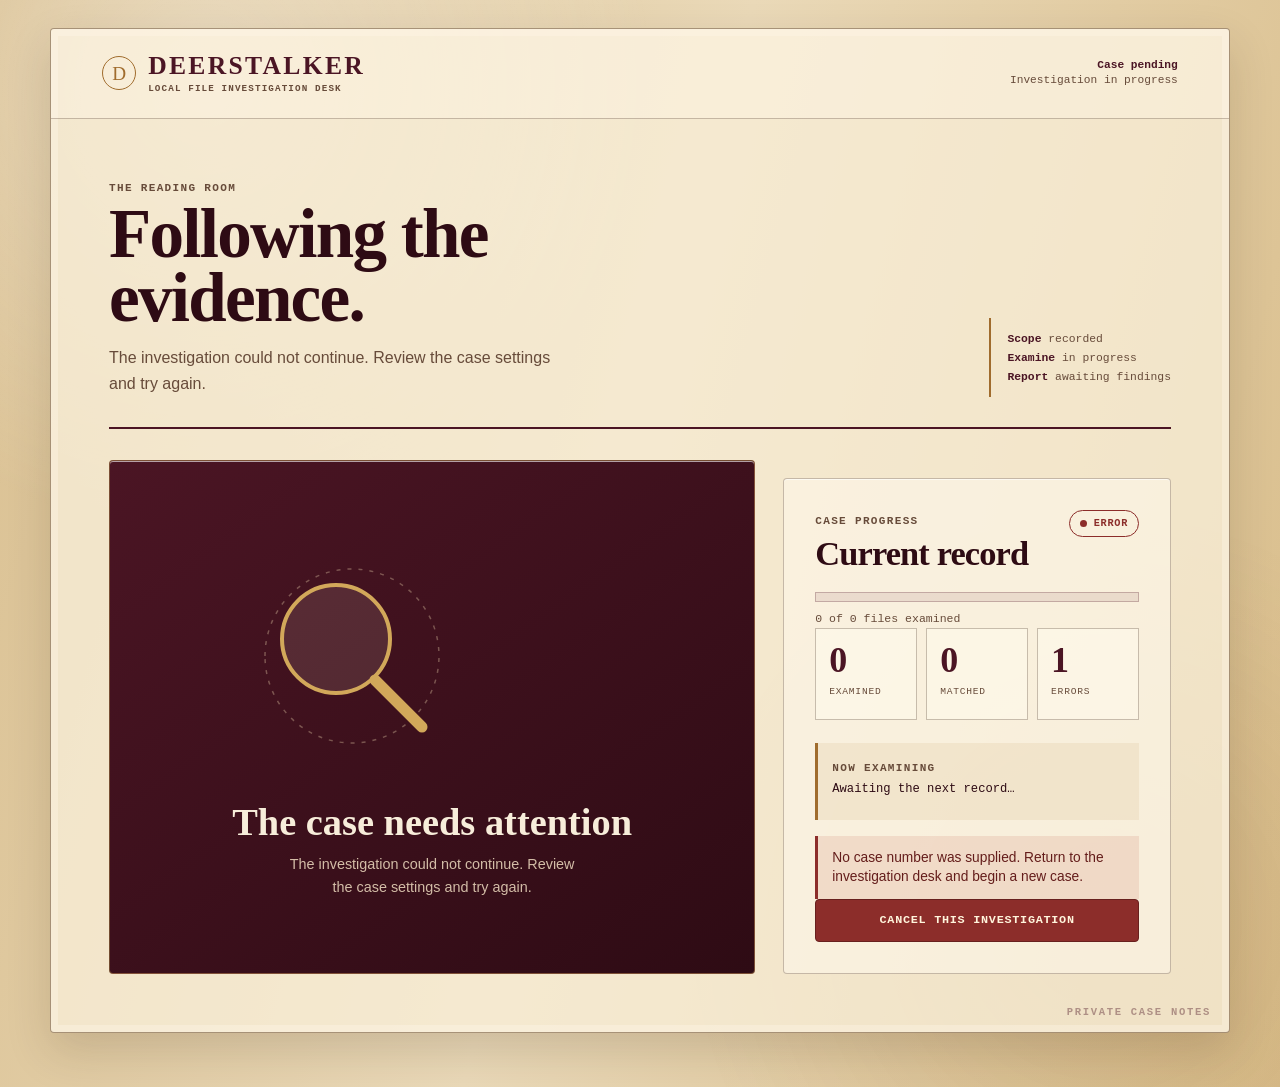
<file: frontend/progress.html>
<!doctype html>
<html lang="en">
  <head>
    <meta charset="utf-8">
    <meta name="viewport" content="width=device-width, initial-scale=1">
    <meta name="color-scheme" content="light">
    <title>Deerstalker | Investigation in progress</title>
    <link rel="stylesheet" href="static/css/detective.css">
  </head>
  <body>
    <main class="page-shell">
      <section class="case-sheet" aria-labelledby="page-title">
        <header class="app-header">
          <a class="brand" href="index.html" aria-label="Deerstalker home">
            <span class="brand-mark" aria-hidden="true">D</span>
            <span>
              <span class="brand-name">DEERSTALKER</span>
              <span class="brand-note">Local file investigation desk</span>
            </span>
          </a>
          <div class="header-case">
            <strong id="case-number">Case pending</strong>
            Investigation in progress
          </div>
        </header>

        <div class="page-content">
          <header class="masthead">
            <div>
              <span class="eyebrow">The reading room</span>
              <h1 id="page-title">Following the evidence.</h1>
              <p id="status-description">Preparing the case file. This window updates as each local file is examined.</p>
            </div>
            <div class="case-index">
              <b>Scope</b> recorded<br>
              <b>Examine</b> in progress<br>
              <b>Report</b> awaiting findings
            </div>
          </header>

          <div class="progress-layout">
            <section class="panel panel--ink progress-stage" aria-live="polite" aria-labelledby="stage-title">
              <div>
                <div class="lens-scene" aria-hidden="true">
                  <svg viewBox="0 0 240 240" role="img">
                    <path class="lens-path" d="M33 119c0-48 39-87 87-87s87 39 87 87-39 87-87 87-87-39-87-87Z"></path>
                    <g class="search-sweep">
                      <circle class="lens-rim" cx="104" cy="102" r="54"></circle>
                      <path class="lens-handle" d="m143 143 47 47"></path>
                    </g>
                  </svg>
                </div>
                <p id="stage-title" class="status-word">Opening the case</p>
                <p id="stage-detail" class="status-detail">The first ledger entry is being prepared.</p>
              </div>
            </section>

            <aside class="panel" aria-labelledby="progress-title">
              <div class="section-heading">
                <div>
                  <span class="eyebrow">Case progress</span>
                  <h2 id="progress-title">Current record</h2>
                </div>
                <span id="status-chip" class="status-chip" data-status="pending">Pending</span>
              </div>

              <div class="progress-track" role="progressbar" aria-valuemin="0" aria-valuemax="100" aria-valuenow="0" aria-label="Investigation progress">
                <div id="progress-fill" class="progress-fill"></div>
              </div>
              <p id="progress-note" class="progress-note">0 of 0 files examined</p>

              <div class="metric-grid" aria-label="Investigation counts">
                <div class="metric"><span id="scanned-count" class="metric-value">0</span><span class="metric-label">Examined</span></div>
                <div class="metric"><span id="matched-count" class="metric-value">0</span><span class="metric-label">Matched</span></div>
                <div class="metric"><span id="error-count" class="metric-value">0</span><span class="metric-label">Errors</span></div>
              </div>

              <div class="current-file">
                <span class="meta-label">Now examining</span>
                <strong id="current-file">Waiting for the first file…</strong>
              </div>

              <div id="terminal-actions" class="alert" hidden></div>
              <button id="cancel-button" class="button button--danger button--block" type="button">Cancel this investigation</button>
            </aside>
          </div>
        </div>
      </section>
    </main>
    <div id="toast" class="toast" role="status" aria-live="polite" hidden></div>
    <script src="static/js/progress.js"></script>
  </body>
</html>
</file>
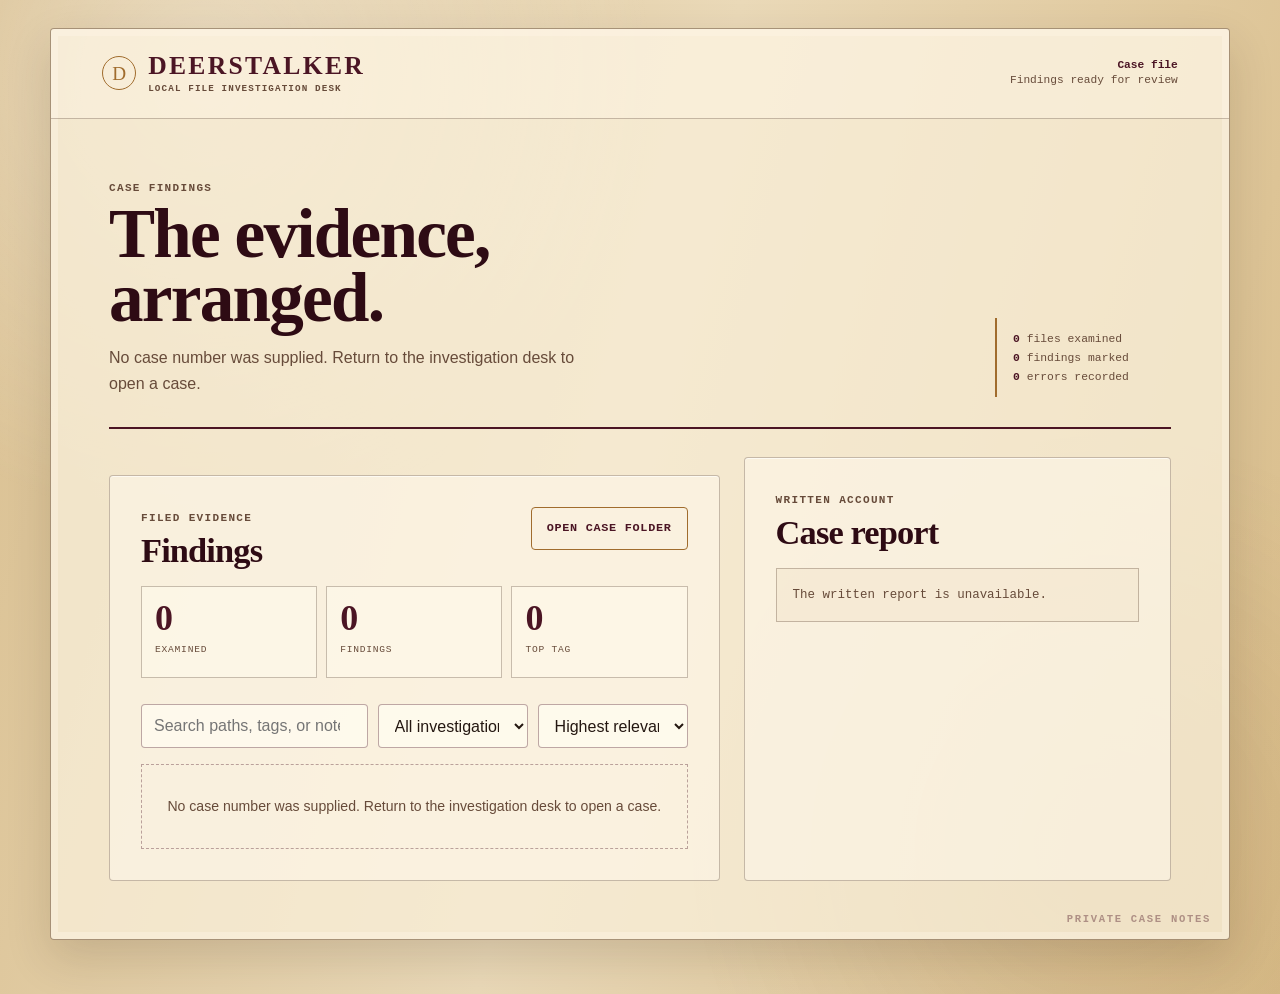
<file: frontend/results.html>
<!doctype html>
<html lang="en">
  <head>
    <meta charset="utf-8">
    <meta name="viewport" content="width=device-width, initial-scale=1">
    <meta name="color-scheme" content="light">
    <title>Deerstalker | Case findings</title>
    <link rel="stylesheet" href="static/css/detective.css">
  </head>
  <body>
    <main class="page-shell">
      <section class="case-sheet" aria-labelledby="page-title">
        <header class="app-header">
          <a class="brand" href="index.html" aria-label="Deerstalker home">
            <span class="brand-mark" aria-hidden="true">D</span>
            <span>
              <span class="brand-name">DEERSTALKER</span>
              <span class="brand-note">Local file investigation desk</span>
            </span>
          </a>
          <div class="header-case">
            <strong id="case-number">Case file</strong>
            Findings ready for review
          </div>
        </header>

        <div class="page-content">
          <header class="masthead">
            <div>
              <span class="eyebrow">Case findings</span>
              <h1 id="page-title">The evidence, arranged.</h1>
              <p id="findings-description">Loading the case ledger and written report.</p>
            </div>
            <div class="case-index" id="summary-stamp">
              <b>0</b> files examined<br>
              <b>0</b> findings marked<br>
              <b>0</b> errors recorded
            </div>
          </header>

          <div class="findings-layout">
            <div>
              <section id="interesting-panel" class="panel interesting-panel" hidden aria-labelledby="interesting-title">
                <div class="section-heading">
                  <div>
                    <span class="eyebrow">A closer look</span>
                    <h2 id="interesting-title">Interesting Things</h2>
                  </div>
                </div>
                <div id="interesting-list" class="interesting-list"></div>
              </section>

              <section class="panel" aria-labelledby="findings-title">
                <div class="section-heading">
                  <div>
                    <span class="eyebrow">Filed evidence</span>
                    <h2 id="findings-title">Findings</h2>
                  </div>
                  <button id="open-folder-button" class="button button--secondary" type="button">Open case folder</button>
                </div>

                <div class="metric-grid" aria-label="Findings summary">
                  <div class="metric"><span id="total-count" class="metric-value">0</span><span class="metric-label">Examined</span></div>
                  <div class="metric"><span id="finding-count" class="metric-value">0</span><span class="metric-label">Findings</span></div>
                  <div class="metric"><span id="tag-count" class="metric-value">0</span><span class="metric-label">Top tag</span></div>
                </div>

                <div class="results-toolbar" aria-label="Filter findings">
                  <label class="visually-hidden" for="search-findings">Search findings</label>
                  <input id="search-findings" class="form-control" type="search" placeholder="Search paths, tags, or notes">
                  <label class="visually-hidden" for="intent-filter">Filter by lead</label>
                  <select id="intent-filter" class="form-control"><option value="all">All investigation leads</option></select>
                  <label class="visually-hidden" for="sort-findings">Sort findings</label>
                  <select id="sort-findings" class="form-control">
                    <option value="score">Highest relevance</option>
                    <option value="path">Path A–Z</option>
                    <option value="intent">Investigation lead</option>
                  </select>
                </div>

                <div id="results-grid" class="results-grid" aria-live="polite">
                  <p class="loading-note">Sorting the evidence…</p>
                </div>
              </section>
            </div>

            <aside class="panel report-viewer" aria-labelledby="report-title">
              <div class="section-heading">
                <div>
                  <span class="eyebrow">Written account</span>
                  <h2 id="report-title">Case report</h2>
                </div>
              </div>
              <div id="report-content" class="report-content" aria-live="polite">Opening the report…</div>
            </aside>
          </div>
        </div>
      </section>
    </main>
    <div id="toast" class="toast" role="status" aria-live="polite" hidden></div>
    <script src="static/js/results.js"></script>
  </body>
</html>
</file>
<file: frontend/static/css/detective.css>
/*
  Deerstalker shared theme (Segments 13-15)
  Reuse these tokens and components in every later frontend segment:
  --paper, --paper-deep, --ink, --ink-soft, --burgundy, --brass,
  --brass-light, --moss, --line, --danger, --serif, --type, --utility;
  .case-sheet, .app-header, .panel, .card, .button, .status-chip,
  .metric, .form-control, .intent-card, .tag, .empty-state, .toast.
*/

:root {
  --paper: #ead9b8;
  --paper-light: #f7edda;
  --paper-deep: #cfb17e;
  --ink: #241711;
  --ink-soft: #674b3a;
  --burgundy: #4b1524;
  --burgundy-dark: #2e0b14;
  --brass: #a06c2d;
  --brass-light: #d2a85a;
  --moss: #48604d;
  --danger: #8c2d2a;
  --line: rgba(63, 38, 22, 0.28);
  --shadow: 0 18px 45px rgba(52, 31, 14, 0.16);
  --serif: "Iowan Old Style", "Palatino Linotype", "Book Antiqua", Georgia, serif;
  --type: "Cascadia Mono", "Courier New", monospace;
  --utility: Inter, Aptos, "Segoe UI", sans-serif;
  --content-width: 1180px;
  --radius: 4px;
}

* { box-sizing: border-box; }

html { min-height: 100%; background: var(--burgundy-dark); }

body {
  min-width: 320px;
  min-height: 100vh;
  margin: 0;
  color: var(--ink);
  font-family: var(--utility);
  background:
    radial-gradient(circle at 16% 8%, rgba(255, 255, 255, 0.37), transparent 28rem),
    radial-gradient(circle at 86% 85%, rgba(130, 82, 31, 0.11), transparent 26rem),
    linear-gradient(105deg, #d9bf90, var(--paper) 48%, #d8bc89);
}

body::before {
  position: fixed;
  z-index: -1;
  inset: 0;
  content: "";
  pointer-events: none;
  opacity: 0.28;
  background-image:
    repeating-radial-gradient(ellipse at 10% 20%, rgba(65, 36, 16, 0.14) 0 0.55px, transparent 0.8px 3px),
    repeating-linear-gradient(93deg, rgba(255, 255, 255, 0.22) 0 1px, transparent 1px 5px);
  mix-blend-mode: multiply;
}

button, input, select, textarea { font: inherit; }
button { cursor: pointer; }
button:disabled { cursor: not-allowed; opacity: 0.58; }

a { color: inherit; }

:focus-visible {
  outline: 3px solid var(--brass-light);
  outline-offset: 3px;
}

.page-shell {
  width: min(100% - 32px, var(--content-width));
  margin: 0 auto;
  padding: 28px 0 54px;
}

.case-sheet {
  position: relative;
  overflow: hidden;
  min-height: calc(100vh - 82px);
  border: 1px solid rgba(83, 50, 25, 0.48);
  border-radius: var(--radius);
  box-shadow: var(--shadow), inset 0 0 0 7px rgba(255, 249, 235, 0.32);
  background: rgba(248, 237, 215, 0.79);
}

.case-sheet::after {
  position: absolute;
  right: 18px;
  bottom: 15px;
  color: rgba(75, 21, 36, 0.4);
  font: 600 0.66rem/1 var(--type);
  letter-spacing: 0.16em;
  content: "PRIVATE CASE NOTES";
}

.app-header {
  display: flex;
  align-items: center;
  justify-content: space-between;
  gap: 18px;
  padding: 22px clamp(20px, 4vw, 52px);
  border-bottom: 1px solid var(--line);
  background: rgba(255, 247, 230, 0.34);
}

.brand {
  display: inline-flex;
  align-items: center;
  gap: 12px;
  color: var(--burgundy);
  text-decoration: none;
}

.brand-mark {
  display: grid;
  width: 34px;
  height: 34px;
  place-items: center;
  border: 1px solid var(--brass);
  border-radius: 50%;
  color: var(--brass);
  font: 1.2rem/1 var(--serif);
}

.brand-name {
  display: block;
  font-family: var(--serif);
  font-size: clamp(1.25rem, 2vw, 1.6rem);
  font-weight: 700;
  letter-spacing: 0.09em;
}

.brand-note, .eyebrow, .label, .meta-label {
  color: var(--ink-soft);
  font: 700 0.69rem/1.4 var(--type);
  letter-spacing: 0.12em;
  text-transform: uppercase;
}

.brand-note { display: block; margin-top: 2px; font-size: 0.58rem; }

.header-case {
  color: var(--ink-soft);
  font: 0.7rem/1.4 var(--type);
  text-align: right;
}

.header-case strong { display: block; color: var(--burgundy); }

.page-content { padding: clamp(24px, 5vw, 58px); }

.masthead {
  display: grid;
  grid-template-columns: minmax(0, 1fr) auto;
  gap: 28px;
  align-items: end;
  padding-bottom: 30px;
  border-bottom: 2px solid var(--burgundy);
}

.masthead h1, .section-heading h2, .report-viewer h2 {
  margin: 6px 0 0;
  color: var(--burgundy-dark);
  font-family: var(--serif);
  font-weight: 700;
  letter-spacing: -0.025em;
}

.masthead h1 { max-width: 17ch; font-size: clamp(2.2rem, 5.4vw, 4.55rem); line-height: 0.92; }
.masthead p { max-width: 53ch; margin: 15px 0 0; color: var(--ink-soft); font-size: 1rem; line-height: 1.65; }

.case-index {
  min-width: 176px;
  padding: 12px 0 11px 16px;
  border-left: 2px solid var(--brass);
  color: var(--ink-soft);
  font: 0.71rem/1.65 var(--type);
}
.case-index b { color: var(--burgundy); }

.setup-layout { display: grid; grid-template-columns: minmax(0, 1.55fr) minmax(260px, 0.65fr); gap: 28px; margin-top: 30px; }
.main-dossier { min-width: 0; }
.case-rail { align-self: start; position: sticky; top: 20px; }

.panel {
  padding: clamp(20px, 3vw, 31px);
  border: 1px solid var(--line);
  border-radius: var(--radius);
  background: rgba(255, 249, 237, 0.52);
  box-shadow: inset 0 1px 0 rgba(255, 255, 255, 0.6);
}

.card {
  border: 1px solid var(--line);
  border-radius: var(--radius);
  background: rgba(255, 249, 237, 0.58);
}
.panel + .panel { margin-top: 18px; }
.panel--ink { color: #f5e6c7; border-color: rgba(209, 167, 89, 0.42); background: linear-gradient(145deg, var(--burgundy), var(--burgundy-dark)); }

.section-heading { display: flex; align-items: flex-start; justify-content: space-between; gap: 16px; margin-bottom: 19px; }
.section-heading h2 { font-size: clamp(1.55rem, 3vw, 2.15rem); line-height: 1; }
.section-heading p { max-width: 48ch; margin: 7px 0 0; color: var(--ink-soft); font-size: 0.91rem; line-height: 1.55; }
.panel--ink .section-heading h2, .panel--ink .section-heading p { color: inherit; }
.root-heading-actions { display: grid; justify-items: start; gap: 12px; }

.roots-list { display: grid; gap: 8px; }
.portable-staging { display: flex; align-items: center; justify-content: space-between; gap: 16px; margin-top: 14px; padding: 14px 0 0; border-top: 1px dashed var(--line); }
.portable-staging strong { display: block; max-width: 58ch; margin-top: 4px; overflow-wrap: anywhere; color: var(--burgundy-dark); font: 700 0.72rem/1.45 var(--type); }
.portable-staging p { margin: 4px 0 0; color: var(--ink-soft); font-size: 0.77rem; line-height: 1.4; }
.root-option { position: relative; display: flex; align-items: center; gap: 12px; min-height: 52px; padding: 10px 14px; border: 1px solid transparent; border-radius: var(--radius); background: rgba(229, 208, 172, 0.3); transition: border-color 160ms ease, background-color 160ms ease; }
.root-option:hover { border-color: rgba(160, 108, 45, 0.55); }
.root-option:has(input:checked) { border-color: var(--brass); background: rgba(210, 168, 90, 0.16); }
.root-option input { width: 17px; height: 17px; accent-color: var(--burgundy); }
.root-icon { display: grid; width: 27px; height: 27px; place-items: center; border: 1px solid rgba(75, 21, 36, 0.38); border-radius: 50%; color: var(--burgundy); font: 0.73rem/1 var(--type); }
.root-copy { min-width: 0; }
.root-label { display: block; color: var(--ink); font-weight: 700; }
.root-path { display: block; overflow: hidden; color: var(--ink-soft); font: 0.69rem/1.35 var(--type); text-overflow: ellipsis; white-space: nowrap; }

.intent-grid { display: grid; grid-template-columns: repeat(2, minmax(0, 1fr)); gap: 11px; }
.intent-card { position: relative; display: flex; min-height: 125px; flex-direction: column; padding: 17px; border: 1px solid var(--line); border-radius: var(--radius); color: var(--ink); text-align: left; background: rgba(255, 249, 237, 0.58); transition: transform 160ms ease, border-color 160ms ease, background-color 160ms ease; }
.intent-card:hover { transform: translateY(-2px); border-color: rgba(160, 108, 45, 0.65); }
.intent-card[aria-pressed="true"] { border-color: var(--burgundy); box-shadow: inset 0 0 0 2px rgba(75, 21, 36, 0.12); background: rgba(104, 33, 47, 0.08); }
.intent-card--interesting { border-color: var(--brass); color: var(--burgundy-dark); background: linear-gradient(135deg, rgba(238, 211, 147, 0.58), rgba(252, 244, 219, 0.75)); }
.intent-card--interesting[aria-pressed="true"] { border-color: var(--brass); box-shadow: inset 0 0 0 2px rgba(160, 108, 45, 0.25); }
.intent-icon { font-size: 1.25rem; line-height: 1; }
.intent-title { display: block; margin: 12px 0 5px; font-family: var(--serif); font-size: 1.05rem; font-weight: 700; }
.intent-description { color: var(--ink-soft); font-size: 0.79rem; line-height: 1.38; }
.selection-mark { position: absolute; top: 13px; right: 14px; display: grid; width: 21px; height: 21px; place-items: center; border: 1px solid var(--line); border-radius: 50%; color: transparent; font: 700 0.74rem/1 var(--type); }
.intent-card[aria-pressed="true"] .selection-mark { border-color: var(--burgundy); color: var(--paper-light); background: var(--burgundy); }
.intent-card--interesting[aria-pressed="true"] .selection-mark { border-color: var(--brass); background: var(--brass); }

.form-field { display: grid; gap: 8px; }
.form-control { width: 100%; min-height: 44px; padding: 10px 12px; border: 1px solid rgba(75, 21, 36, 0.36); border-radius: var(--radius); color: var(--ink); background: rgba(255, 252, 241, 0.75); }
textarea.form-control { min-height: 108px; resize: vertical; line-height: 1.5; }
.form-help { margin: 0; color: var(--ink-soft); font-size: 0.79rem; line-height: 1.45; }

.button { display: inline-flex; align-items: center; justify-content: center; gap: 9px; min-height: 43px; padding: 10px 15px; border: 1px solid transparent; border-radius: var(--radius); font: 700 0.74rem/1 var(--type); letter-spacing: 0.06em; text-decoration: none; text-transform: uppercase; transition: transform 160ms ease, background-color 160ms ease, box-shadow 160ms ease; }
.button:hover:not(:disabled) { transform: translateY(-1px); }
.button--primary { color: var(--paper-light); border-color: var(--burgundy-dark); background: var(--burgundy); box-shadow: 0 4px 0 var(--burgundy-dark); }
.button--primary:hover:not(:disabled) { background: #672237; }
.button--secondary { color: var(--burgundy); border-color: var(--brass); background: transparent; }
.button--danger { color: #fff5dc; border-color: #68201e; background: var(--danger); }
.button--block { width: 100%; }
.button--compact { min-height: 36px; padding: 8px 11px; font-size: 0.66rem; }

.case-rail h2 { margin: 7px 0 0; font: 700 1.45rem/1 var(--serif); }
.case-rail p { color: #ead9b8; font-size: 0.86rem; line-height: 1.55; }
.selection-summary { display: grid; gap: 12px; margin: 21px 0; }
.selection-summary div { display: flex; justify-content: space-between; gap: 10px; padding-bottom: 9px; border-bottom: 1px solid rgba(238, 218, 178, 0.19); font-size: 0.82rem; }
.selection-summary b { color: var(--brass-light); font: 700 0.88rem/1 var(--type); }

.alert { margin-top: 16px; padding: 12px 14px; border-left: 3px solid var(--danger); color: #641d1b; background: rgba(180, 69, 53, 0.12); font-size: 0.86rem; line-height: 1.45; }
.alert[hidden], .toast[hidden] { display: none; }

.progress-layout { display: grid; grid-template-columns: minmax(0, 1.25fr) minmax(230px, 0.75fr); gap: 28px; margin-top: 31px; }
.progress-stage { min-height: 370px; display: grid; place-items: center; text-align: center; }
.lens-scene { position: relative; width: min(240px, 65vw); aspect-ratio: 1; margin-bottom: 20px; }
.lens-scene svg { width: 100%; height: 100%; overflow: visible; }
.lens-rim { fill: rgba(255, 245, 216, 0.11); stroke: var(--brass-light); stroke-width: 4; }
.lens-handle { stroke: var(--brass-light); stroke-width: 11; stroke-linecap: round; }
.lens-path { fill: none; stroke: rgba(245, 225, 183, 0.33); stroke-width: 1.5; stroke-dasharray: 4 7; }
.search-sweep { transform-origin: 120px 120px; animation: search-sweep 2.9s ease-in-out infinite; }
@keyframes search-sweep { 0%, 100% { transform: rotate(-12deg) translateX(-8px); } 50% { transform: rotate(13deg) translateX(11px); } }
.status-word { margin: 0; color: var(--paper-light); font: 700 clamp(1.5rem, 4vw, 2.4rem)/1.1 var(--serif); }
.status-detail { max-width: 38ch; margin: 10px auto 0; color: rgba(250, 233, 202, 0.8); font-size: 0.9rem; line-height: 1.55; }
.progress-track { height: 10px; overflow: hidden; margin: 22px 0 8px; border: 1px solid rgba(75, 21, 36, 0.25); background: rgba(75, 21, 36, 0.09); }
.progress-fill { width: 0; height: 100%; background: linear-gradient(90deg, var(--burgundy), var(--brass)); transition: width 400ms ease; }
.progress-note { margin: 0; color: var(--ink-soft); font: 0.72rem/1.5 var(--type); }
.current-file { min-height: 77px; margin-top: 23px; padding: 14px; border-left: 3px solid var(--brass); background: rgba(211, 178, 126, 0.18); text-align: left; }
.current-file strong { display: block; margin-top: 5px; overflow-wrap: anywhere; color: var(--burgundy-dark); font: 0.76rem/1.45 var(--type); }

.metric-grid { display: grid; grid-template-columns: repeat(3, minmax(0, 1fr)); gap: 9px; }
.metric { min-height: 92px; padding: 13px; border: 1px solid var(--line); background: rgba(255, 250, 239, 0.47); }
.metric-value { display: block; color: var(--burgundy); font: 700 clamp(1.55rem, 3vw, 2.25rem)/1 var(--serif); }
.metric-label { display: block; margin-top: 8px; color: var(--ink-soft); font: 0.6rem/1.3 var(--type); letter-spacing: 0.08em; text-transform: uppercase; }

.status-chip { display: inline-flex; align-items: center; gap: 7px; padding: 7px 10px; border: 1px solid currentColor; border-radius: 999px; color: var(--moss); font: 700 0.64rem/1 var(--type); letter-spacing: 0.07em; text-transform: uppercase; }
.status-chip::before { width: 7px; height: 7px; border-radius: 50%; background: currentColor; content: ""; }
.status-chip[data-status="error"], .status-chip[data-status="cancelled"] { color: var(--danger); }
.status-chip[data-status="fast_pass"], .status-chip[data-status="detailed_pass"] { color: var(--brass); }
.status-chip[data-status="done"] { color: var(--moss); }

.results-toolbar { display: grid; grid-template-columns: minmax(160px, 1fr) minmax(150px, 0.6fr) minmax(150px, 0.5fr); gap: 10px; margin: 26px 0 16px; }
.results-grid { display: grid; grid-template-columns: repeat(auto-fill, minmax(min(100%, 280px), 1fr)); gap: 13px; }
.result-card { display: grid; grid-template-columns: 42px minmax(0, 1fr); gap: 13px; min-height: 172px; padding: 17px; border: 1px solid var(--line); border-radius: var(--radius); background: rgba(255, 249, 237, 0.58); }
.result-card--interesting { border-color: var(--brass); box-shadow: inset 3px 0 0 var(--brass); }
.file-glyph { display: grid; width: 42px; height: 48px; place-items: center; border: 1px solid rgba(75, 21, 36, 0.28); color: var(--burgundy); font: 700 0.6rem/1 var(--type); background: rgba(210, 168, 90, 0.12); }
.file-glyph--image { color: var(--moss); border-color: rgba(72, 96, 77, 0.38); }
.result-path { margin: 0; overflow-wrap: anywhere; color: var(--burgundy-dark); font: 700 0.76rem/1.4 var(--type); }
.result-reasoning { margin: 9px 0 0; color: var(--ink-soft); font-size: 0.82rem; line-height: 1.45; }
.result-meta { display: flex; align-items: center; justify-content: space-between; gap: 8px; margin-top: 11px; }
.score { color: var(--burgundy); font: 700 0.7rem/1 var(--type); }
.tag-list { display: flex; flex-wrap: wrap; gap: 6px; margin-top: 11px; }
.tag { display: inline-flex; padding: 4px 6px; border: 1px solid rgba(75, 21, 36, 0.2); border-radius: 999px; color: var(--ink-soft); font: 0.62rem/1 var(--type); }
.tag--brass { border-color: rgba(160, 108, 45, 0.55); color: #704714; }

.findings-layout { display: grid; grid-template-columns: minmax(0, 1fr) minmax(280px, 0.7fr); gap: 24px; margin-top: 28px; }
.interesting-panel { margin-bottom: 18px; border-color: rgba(160, 108, 45, 0.65); background: linear-gradient(135deg, rgba(241, 220, 168, 0.52), rgba(255, 249, 237, 0.58)); }
.interesting-list { display: grid; gap: 8px; }
.interesting-item { padding: 9px 0; border-top: 1px solid rgba(160, 108, 45, 0.28); color: var(--ink-soft); font-size: 0.82rem; line-height: 1.4; }
.interesting-item b { color: var(--burgundy-dark); }
.report-viewer { min-height: 380px; }
.report-content { max-height: 590px; overflow: auto; padding: 16px; border: 1px solid var(--line); color: var(--ink-soft); background: rgba(244, 233, 209, 0.65); font: 0.78rem/1.62 var(--type); white-space: pre-wrap; }
.report-content h1, .report-content h2, .report-content h3 { color: var(--burgundy); font-family: var(--serif); }
.report-content ul { padding-left: 19px; }

.empty-state { padding: 31px 20px; border: 1px dashed rgba(75, 21, 36, 0.36); color: var(--ink-soft); text-align: center; font-size: 0.88rem; line-height: 1.5; }
.empty-state strong, .empty-state span { display: block; }
.empty-state strong { color: var(--burgundy); font-family: var(--serif); font-size: 1.05rem; }
.empty-state span { margin-top: 5px; }
.loading-note { color: var(--ink-soft); font: 0.75rem/1.4 var(--type); }
.toast { position: fixed; z-index: 10; right: 20px; bottom: 20px; max-width: min(360px, calc(100vw - 40px)); padding: 12px 15px; border-left: 3px solid var(--brass); color: var(--paper-light); background: var(--burgundy-dark); box-shadow: var(--shadow); font-size: 0.83rem; line-height: 1.4; }
.toast[data-kind="error"] { border-left-color: #d66d60; }

.visually-hidden { position: absolute; width: 1px; height: 1px; overflow: hidden; clip: rect(0 0 0 0); clip-path: inset(50%); white-space: nowrap; }

@media (max-width: 840px) {
  .setup-layout, .progress-layout, .findings-layout { grid-template-columns: 1fr; }
  .case-rail { position: static; order: -1; }
  .masthead { grid-template-columns: 1fr; }
  .case-index { border-top: 1px solid var(--line); border-left: 0; padding: 12px 0 0; }
  .report-viewer { min-height: 0; }
}

@media (max-width: 600px) {
  .page-shell { width: 100%; padding: 0; }
  .case-sheet { min-height: 100vh; border: 0; border-radius: 0; }
  .app-header { padding: 17px 20px; }
  .header-case { display: none; }
  .page-content { padding: 28px 20px 42px; }
  .intent-grid, .metric-grid { grid-template-columns: 1fr; }
  .portable-staging { align-items: flex-start; flex-direction: column; }
  .results-toolbar { grid-template-columns: 1fr; }
  .masthead h1 { font-size: clamp(2.4rem, 13vw, 3.5rem); }
}

@media (prefers-reduced-motion: reduce) {
  *, *::before, *::after { scroll-behavior: auto !important; transition-duration: 0.01ms !important; animation-duration: 0.01ms !important; animation-iteration-count: 1 !important; }
}
</file>
